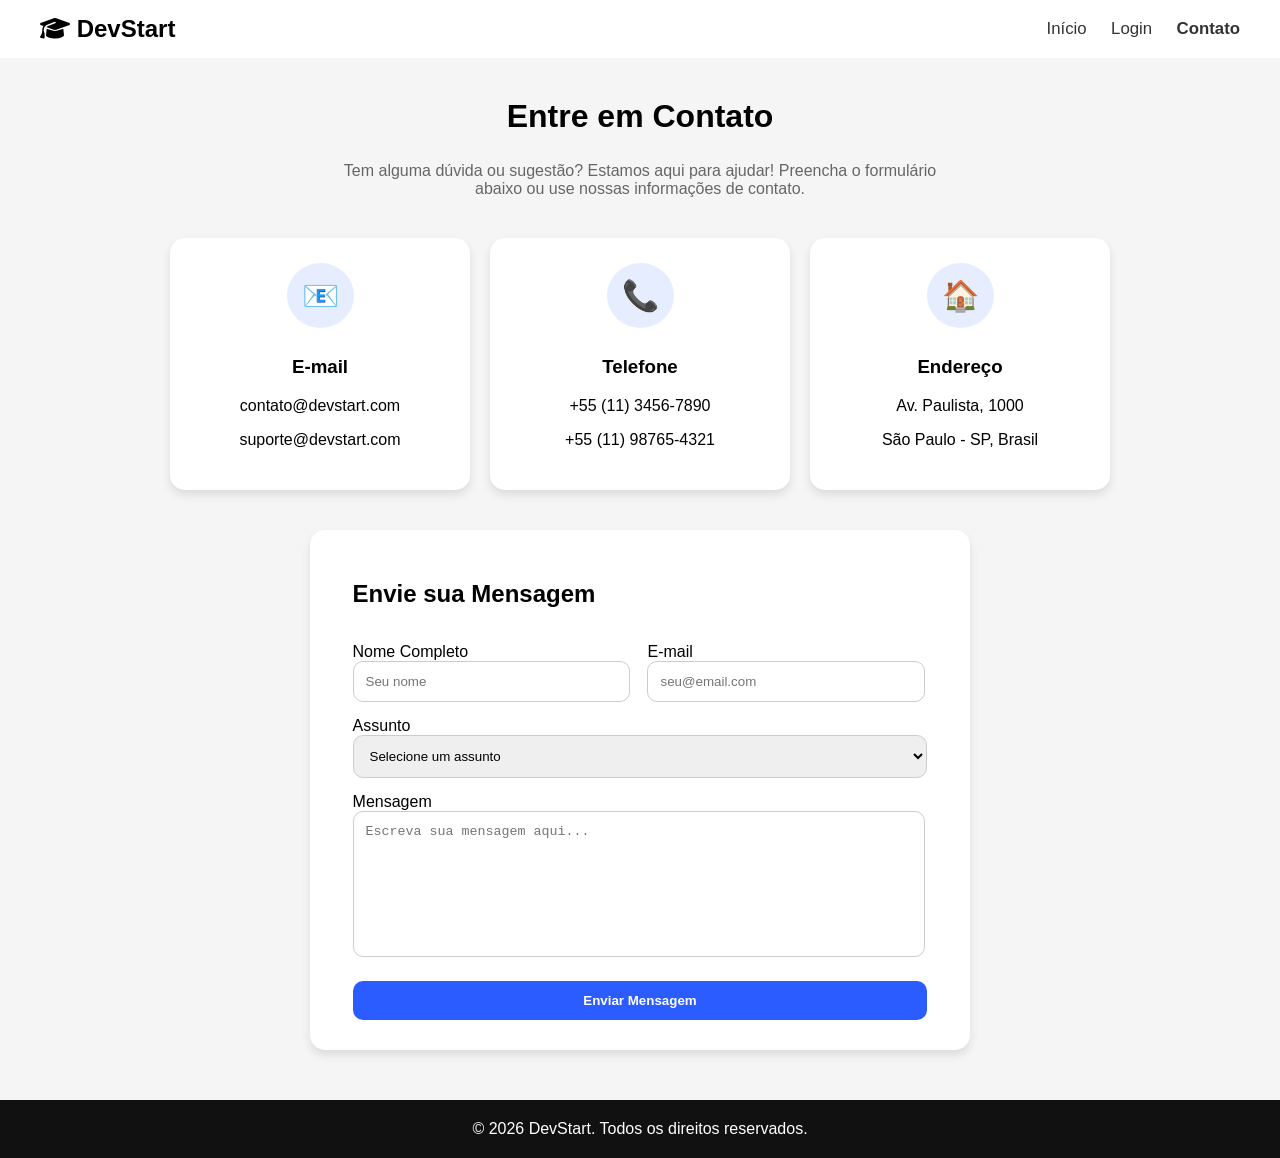
<file: Front-end/Assets/Html/contato.html>
<!DOCTYPE html>
<html lang="pt-br">

<head>
    <meta charset="UTF-8">
    <meta name="viewport" content="width=device-width, initial-scale=1.0">
    <title>Contato - DevStart</title>
    <link rel="stylesheet" href="../Css/contato.css">
    <link rel="stylesheet" href="https://cdnjs.cloudflare.com/ajax/libs/font-awesome/6.5.0/css/all.min.css">

</head>

<body>

    <header class="topo">
        <div class="logo"><i class="fa-solid fa-graduation-cap"></i> DevStart</div>
        <nav>
            <a href="../../../index.html">Início</a>
            <a href="login.html">Login</a>
            <a href="contato.html" class="ativo">Contato</a>
        </nav>
    </header>
    <style>
        .ativo {
            font-weight: bold;
        }
    </style>
    <section class="hero">
        <h1>Entre em Contato</h1>
        <p>
            Tem alguma dúvida ou sugestão? Estamos aqui para ajudar!
            Preencha o formulário abaixo ou use nossas informações de contato.
        </p>
    </section>

    <section class="cards">

        <div class="card">
            <div class="icon">📧</div>
            <h3>E-mail</h3>
            <p>contato@devstart.com</p>
            <p>suporte@devstart.com</p>
        </div>

        <div class="card">
            <div class="icon">📞</div>
            <h3>Telefone</h3>
            <p>+55 (11) 3456-7890</p>
            <p>+55 (11) 98765-4321</p>
        </div>

        <div class="card">
            <div class="icon">🏠</div>
            <h3>Endereço</h3>
            <p>Av. Paulista, 1000</p>
            <p>São Paulo - SP, Brasil</p>
        </div>

    </section>

    <section class="form-section">

        <div class="form-card">
            <h2>Envie sua Mensagem</h2>

            <form>

                <div class="row">
                    <div class="input-box">
                        <label>Nome Completo</label>
                        <input type="text" placeholder="Seu nome">
                    </div>

                    <div class="input-box">
                        <label>E-mail</label>
                        <input type="email" placeholder="seu@email.com">
                    </div>
                </div>

                <div class="input-box">
                    <label>Assunto</label>
                    <select>
                        <option>Selecione um assunto</option>
                        <option>Dúvida</option>
                        <option>Sugestão</option>
                        <option>Suporte</option>
                    </select>
                </div>

                <div class="input-box">
                    <label>Mensagem</label>
                    <textarea placeholder="Escreva sua mensagem aqui..."></textarea>
                </div>

                <button type="submit" class="btn">
                    Enviar Mensagem
                </button>

            </form>
        </div>

    </section>

    <!-- FOOTER (igual anterior) -->
    <footer>
        © 2026 DevStart. Todos os direitos reservados.
    </footer>
</body>

</html>
</file>
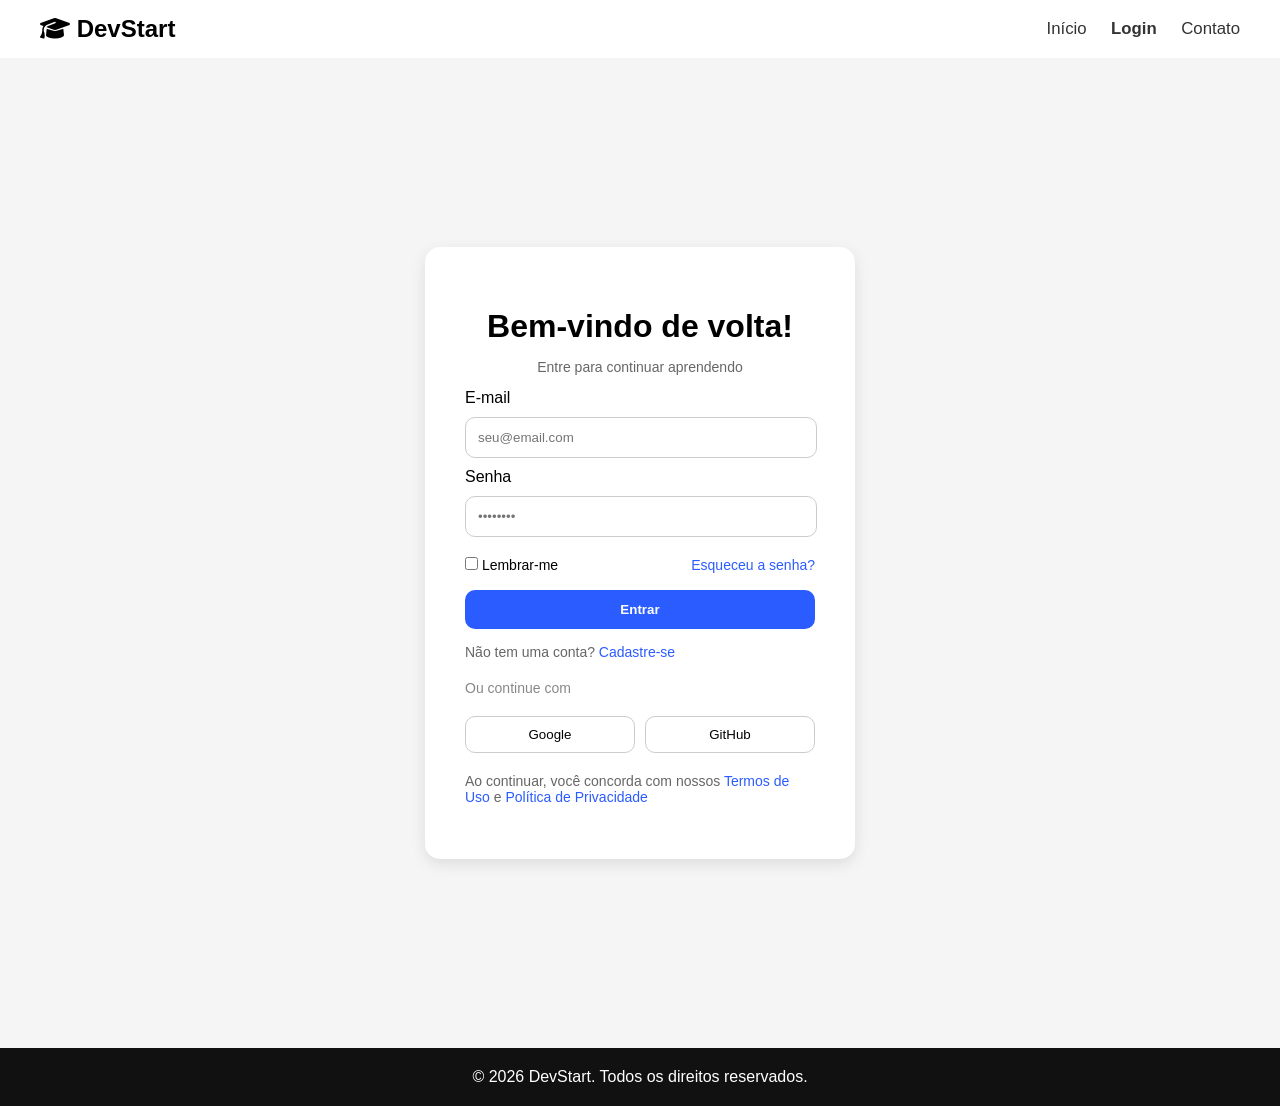
<file: Front-end/Assets/Html/login.html>
<!DOCTYPE html>
<html lang="pt-br">

<head>
    <meta charset="UTF-8">
    <meta name="viewport" content="width=device-width, initial-scale=1.0">
    <title>Login - DevStart</title>
    <link rel="stylesheet" href="../Css/login.css">
    <link rel="stylesheet" href="https://cdnjs.cloudflare.com/ajax/libs/font-awesome/6.5.0/css/all.min.css">

</head>

<body>

    <header class="topo">
        <div class="logo"><i class="fa-solid fa-graduation-cap"></i> DevStart</div>
        <nav>
            <a href="../../../index.html">Início</a>
            <a class="ativo" href="login.html">Login</a>
            <a href="contato.html">Contato</a>
        </nav>
    </header>
    <style>
        .ativo {
            font-weight: bold;
        }
    </style>

    <div class="container">
        <div class="card">

            <h1>Bem-vindo de volta!</h1>
            <p>Entre para continuar aprendendo</p>

            <form>

                <label>E-mail</label>
                <div class="input-box">
                    <input type="email" placeholder="seu@email.com">
                </div>

                <label>Senha</label>
                <div class="input-box">
                    <input type="password" placeholder="••••••••">
                </div>

                <div class="opcoes">
                    <label>
                        <input type="checkbox"> Lembrar-me
                    </label>
                    <a href="#">Esqueceu a senha?</a>
                </div>

                <button type="submit" class="btn">Entrar</button>

                <p class="cadastro">
                    Não tem uma conta? <a href="#">Cadastre-se</a>
                </p>

                <div class="divider">Ou continue com</div>

                <div class="social">
                    <button type="button">Google</button>
                    <button type="button">GitHub</button>
                </div>

                <p class="termos">
                    Ao continuar, você concorda com nossos
                    <a href="#">Termos de Uso</a> e
                    <a href="#">Política de Privacidade</a>
                </p>

            </form>
        </div>
    </div>
    <footer>
        © 2026 DevStart. Todos os direitos reservados.
    </footer>
</body>

</html>
</file>
<file: Front-end/Assets/Css/contato.css>
body {
    margin: 0;
    font-family: Arial;
    background: #f5f5f5;
}

.logo{
    font-size: 1.5em;
    font-weight: bold;
    color: black;
}
.topo {
    display: flex;
    justify-content: space-between;
    padding: 15px 40px;
    background: #fff;
    align-items: center;
    
}

.topo nav a {
    margin-left: 20px;
    text-decoration: none;
    color: #333;
    font-size: 1.05em;
}


.ativo {
    color: #2b5cff;
}

/* HERO */
.hero {
    text-align: center;
    margin-top: 40px;
}

.hero h1 {
    font-size: 32px;
}

.hero p {
    color: #666;
    max-width: 600px;
    margin: auto;
}

/* CARDS */
.cards {
    display: flex;
    justify-content: center;
    gap: 20px;
    margin: 40px;
}

.card {
    background: #fff;
    padding: 25px;
    width: 250px;
    border-radius: 15px;
    text-align: center;
    box-shadow: 0 5px 10px rgba(0,0,0,0.1);
}

.icon {
    font-size: 30px;
    background: #e6edff;
    padding: 15px;
    border-radius: 50%;
    display: inline-block;
    margin-bottom: 10px;
}

/* FORM */
.form-section {
    display: flex;
    justify-content: center;
    margin-bottom: 50px;
}

.form-card {
    display: grid;
    justify-content:center ;
    align-items: center;
    background: #fff;
    padding: 30px;
    width: 600px;
    border-radius: 15px;
    box-shadow: 0 5px 10px rgba(0,0,0,0.1);
}

.row {
    display: flex;
    gap: 15px;
}

.input-box {
    margin-top: 15px;
    width: 100%;
}

.input-box input{
    width: 90%;
    padding: 12px;
    border-radius: 10px;
    border: 1px solid #ccc;
    outline: none;
}
select {
    width: 100%;
    padding: 12px;
    border-radius: 10px;
    border: 1px solid #ccc;
    outline: none;
}
textarea {
    width: 95%;
    padding: 12px;
    border-radius: 10px;
    border: 1px solid #ccc;
    outline: none;
}
textarea {
    height: 120px;
    resize: none;
}

/* BOTÃO */
.btn {
    width: 100%;
    margin-top: 20px;
    padding: 12px;
    background: #2b5cff;
    color: #fff;
    border: none;
    border-radius: 10px;
    cursor: pointer;
    transition: 0.3s;
    font-weight: bold;
}

.btn:hover {
    background: #1f45d8;
}

/* FOOTER */
.footer {
    text-align: center;
    padding: 20px;
    background: #fff;
    margin-top: 20px;
}
footer {
    text-align: center;
    padding: 20px;
    background: #111;
    color: #fff;
}
</file>
<file: Front-end/Assets/Css/login.css>
body {
    margin: 0;
    font-family: Arial;
    background: #f5f5f5;
}


/* HEADER */
.logo {
    font-size: 1.5em;
    font-weight: bold;
    color: black;
}

.topo {
    display: flex;
    justify-content: space-between;
    padding: 15px 40px;
    background: #fff;
    align-items: center;

}

.topo nav a {
    margin-left: 20px;
    text-decoration: none;
    color: #333;
    font-size: 1.05em;
}


.ativo {
    color: #2b5cff;
}

/* CONTAINER */
.container {
    display: flex;
    justify-content: center;
    align-items: center;
    height: calc(100vh - 70px);
}

/* CARD */
.card {
    margin-top: 10em;
    background: #fff;
    padding: 40px;
    width: 350px;
    border-radius: 15px;
    box-shadow: 0 5px 15px rgba(0, 0, 0, 0.1);
    text-align: center;
}

form {
    text-align: start;
}

input {
    margin: 0 0 10px 0;
}

.card h1 {
    margin-bottom: 5px;
}

.card p {
    color: #666;
    font-size: 14px;
}

/* INPUTS */
.input-box {
    margin-top: 10px;
}

.input-box input {
    width: 93%;
    padding: 12px;
    border-radius: 10px;
    border: 1px solid #ccc;
    outline: none;
}


.opcoes {
    display: flex;
    justify-content: space-between;
    margin-top: 10px;
    font-size: 14px;
}

.opcoes a {
    text-decoration: none;
    color: #2b5cff;
}

/* BOTÃO */
.btn {
    width: 100%;
    margin-top: 10px;
    padding: 12px;
    background: #2b5cff;
    color: #fff;
    border: none;
    border-radius: 10px;
    cursor: pointer;
    font-weight: bold;
}

/* CADASTRO */
.cadastro {
    margin-top: 15px;
}

.cadastro a {
    color: #2b5cff;
    text-decoration: none;
}

/* DIVIDER */
.divider {
    margin: 20px 0;
    font-size: 14px;
    color: #888;
}

/* SOCIAL */
.social {
    display: flex;
    gap: 10px;
}

.social button {
    flex: 1;
    padding: 10px;
    border-radius: 10px;
    border: 1px solid #ccc;
    background: #fff;
    cursor: pointer;
}

/* TERMOS */
.termos {
    margin-top: 20px;
    font-size: 12px;
    color: #666;
}

.termos a {
    color: #2b5cff;
    text-decoration: none;
}

footer {
    margin-top: 10em;
    text-align: center;
    padding: 20px;
    background: #111;
    color: #fff;
}
</file>
